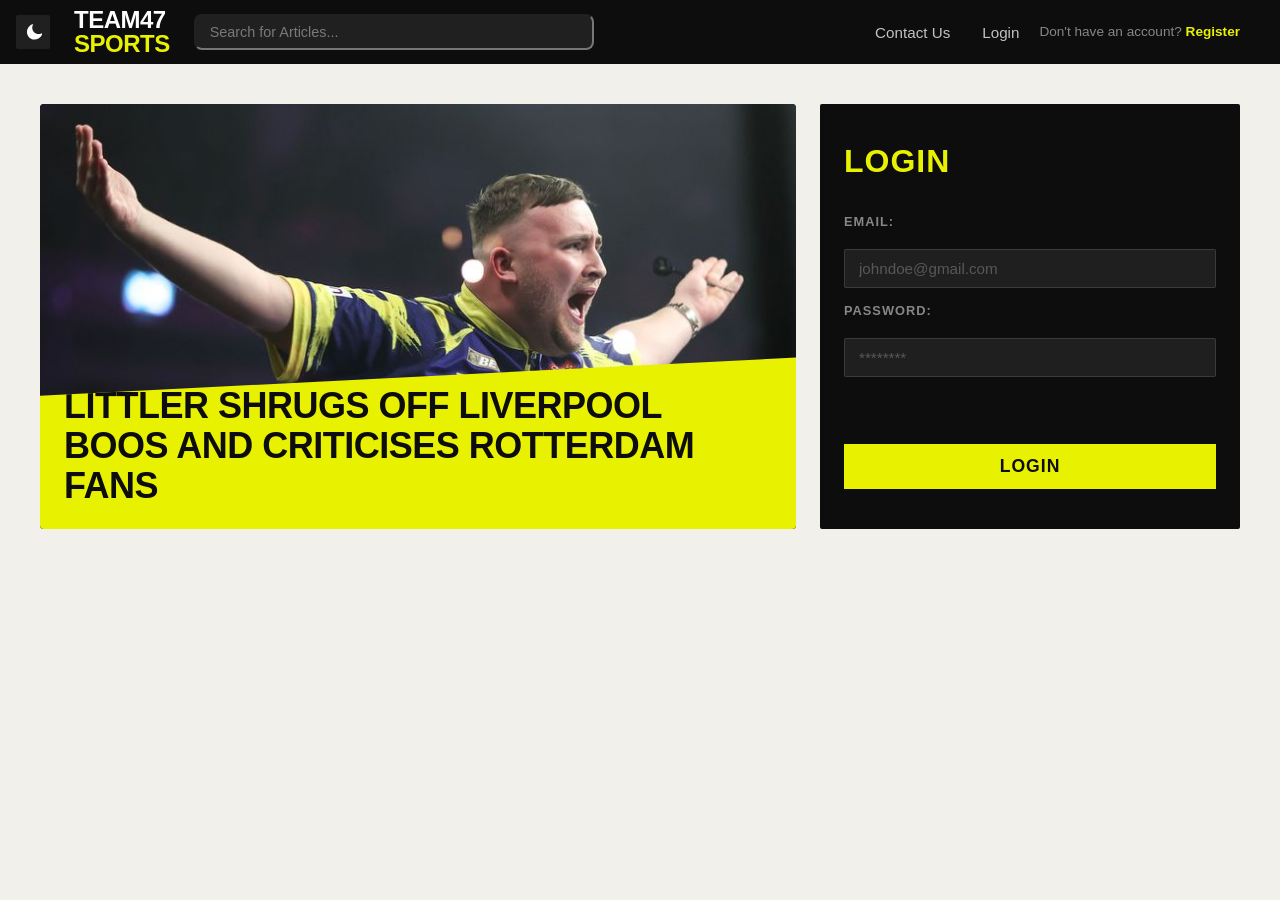
<file: index.html>
<!DOCTYPE html>
<html lang="en">
<head>
  <meta charset="UTF-8">
  <meta name="viewport" content="width=device-width, initial-scale=1.0">
  <meta http-equiv="refresh" content="0; url=Homepage.html">
  <title>TEAM47 Sports</title>
</head>
<body>
  <a href="Homepage.html">Open TEAM47 Sports</a>
</body>
</html>
</file>
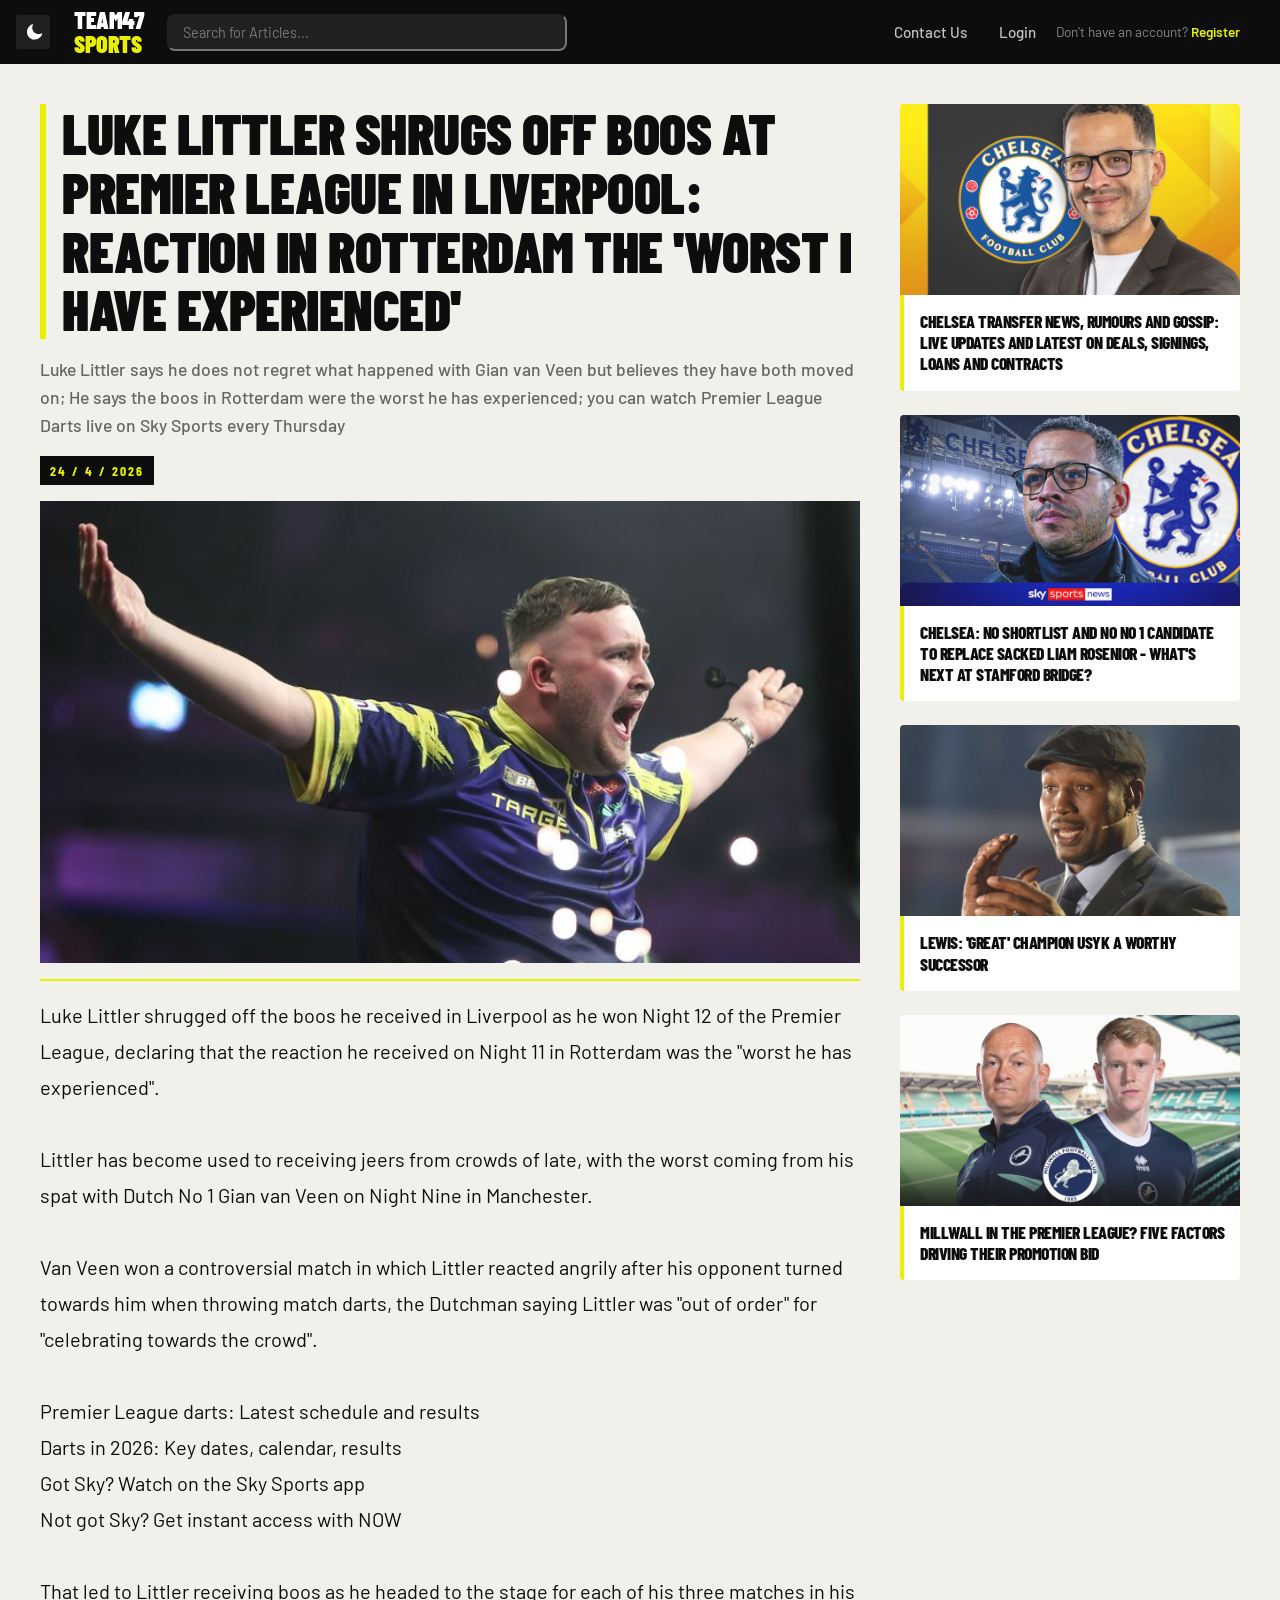
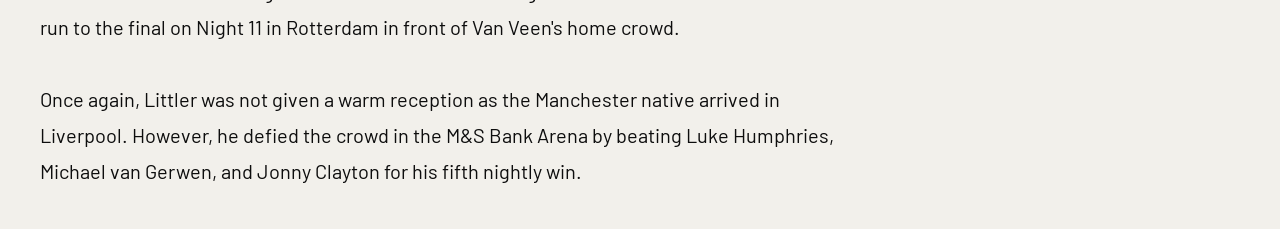
<file: article.html>
<!DOCTYPE html>
<html lang="en">
<head>
  <meta charset="UTF-8">
  <meta name="viewport" content="width=device-width, initial-scale=1.0">
  <link rel="stylesheet" href="CSS/general.css">
  <link rel="stylesheet" href="CSS/article.css">
  <link href="https://fonts.googleapis.com/css2?family=Barlow+Condensed:ital,wght@0,600;0,700;0,800;0,900;1,800&family=Barlow:wght@400;500;600&display=swap" rel="stylesheet">
  <title>Deluxe - Home</title>
</head>


<body>
  <header>
    <nav class="nav">
      <div class="navBar">

        <div class="navBarLeftSec">
          <button class="darkModeToggle" onclick="toggleDarkMode()" aria-label="Toggle dark mode">
            <svg class="moon-icon" viewBox="0 0 24 24" aria-hidden="true">
              <path d="M12.1 2.85c.34-.68-.36-1.39-1.05-1.11C6.83 3.46 4 7.6 4 12.2 4 17.63 8.37 22 13.8 22c4.6 0 8.74-2.83 10.46-7.05.28-.69-.43-1.39-1.11-1.05-1.13.56-2.4.88-3.75.88-4.65 0-8.42-3.77-8.42-8.42 0-1.35.32-2.62.88-3.75z"></path>
            </svg>
            <svg class="sun-icon" viewBox="0 0 24 24" aria-hidden="true">
              <path d="M12 7a5 5 0 1 0 0 10 5 5 0 0 0 0-10zM11 1h2v4h-2V1zM11 19h2v4h-2v-4zM1 11h4v2H1v-2zM19 11h4v2h-4v-2zM4.22 2.81l2.83 2.83-1.41 1.41-2.83-2.83 1.41-1.41zM18.36 16.95l2.83 2.83-1.41 1.41-2.83-2.83 1.41-1.41zM19.78 2.81l1.41 1.41-2.83 2.83-1.41-1.41 2.83-2.83zM5.64 16.95l1.41 1.41-2.83 2.83-1.41-1.41 2.83-2.83z"></path>
            </svg>
          </button>
          <a href="Homepage.html" style="text-decoration: none;">
            <h1 class="navBarLogo">
              TEAM47<br><span>SPORTS</span>
            </h1>
          </a>
          <input class="navBarSearch" type="text" placeholder="Search for Articles...">
        </div>

        <div class="navBarRightSec">
          <div class="navBarButtons">
            <a href="contact-us.html">
                <button class="navBarButton">
                Contact Us
                </button>
            </a>

            <a href="login.html">
                <button class="navBarButton">
                Login
                </button>
            </a>
          </div>
          <p class="navBarRegister">Don't have an account?
            <a href="register.html">Register</a>
          </p>
        </div>

      </div>
    </nav>
  </header>

  <main>
    <article class="article">
        <div class="articleFlex">
            <h1 class="articleTitle"></h1>
            <p class="articleDescription"></p>
            <p class="articleDate"></p>
            <img class="articleImage" src="" alt="">
            <pre class="articleContent"></pre>
        </div>
        <section class="articleRecommendations">
          <div class="featuredFlex"></div>
        </section>
    </article>
  </main>

  <footer>

  </footer>

  <script src="scripts/articles.js"></script>
  <script src="scripts/auth.js"></script>
  <script>
    if (localStorage.getItem('darkMode') === 'true') {
      document.body.classList.add('dark-mode');
    }

    function toggleDarkMode() {
      document.body.classList.toggle('dark-mode');
      localStorage.setItem('darkMode', document.body.classList.contains('dark-mode'));
    }

    initAuthNav();
    initArticleSearch();
    renderArticlePage();
  </script>
</body>
</html>
</file>
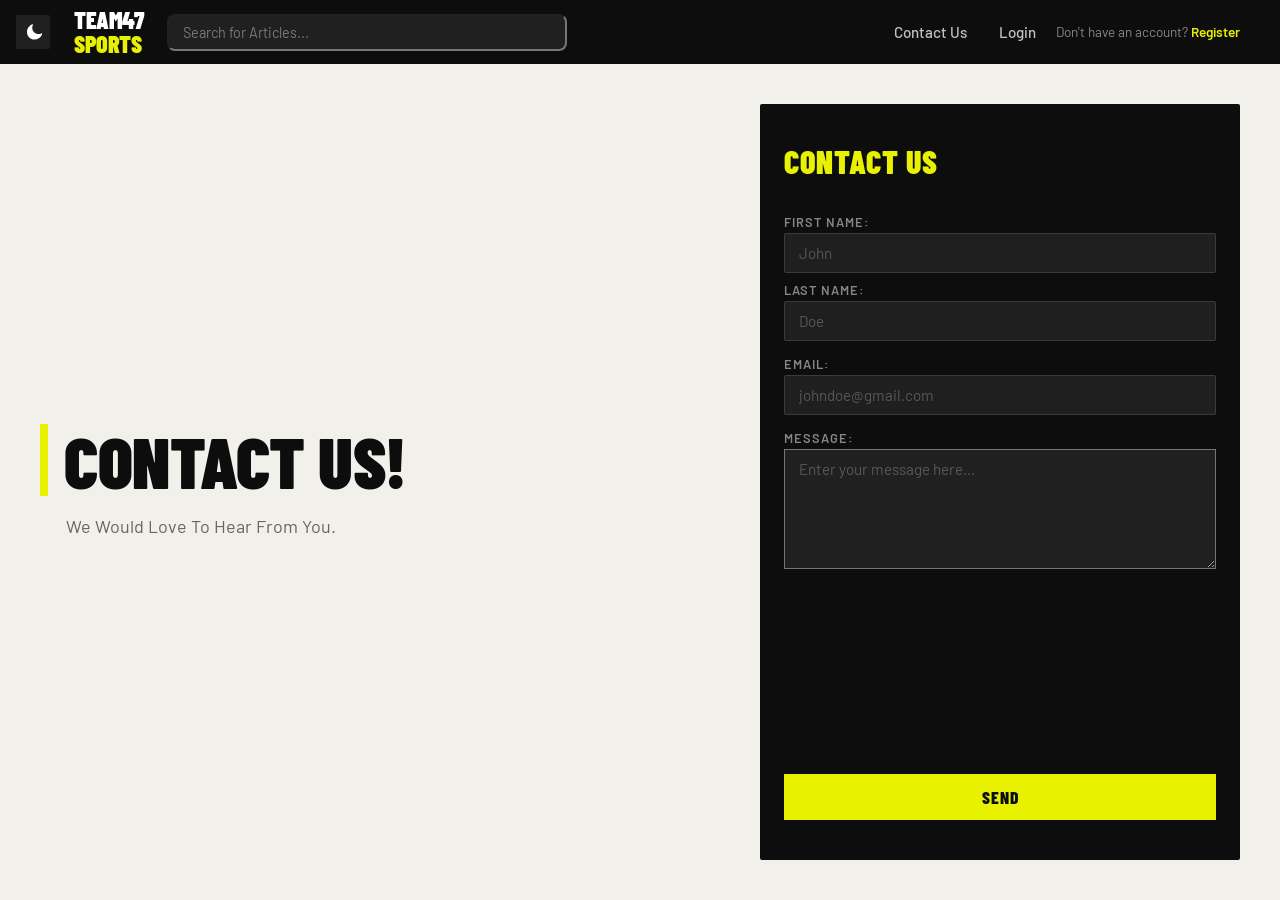
<file: contact-us.html>
<!DOCTYPE html>
<html lang="en">
<head>
  <meta charset="UTF-8">
  <meta name="viewport" content="width=device-width, initial-scale=1.0">
  <link rel="stylesheet" href="CSS/general.css">
  <link rel="stylesheet" href="CSS/contact-us.css">
  <link href="https://fonts.googleapis.com/css2?family=Barlow+Condensed:ital,wght@0,600;0,700;0,800;0,900;1,800&family=Barlow:wght@400;500;600&display=swap" rel="stylesheet">
  <title>Deluxe - Home</title>
</head>
<body>
  <header>
    <nav class="nav">
      <div class="navBar">

        <div class="navBarLeftSec">
          <button class="darkModeToggle" onclick="toggleDarkMode()" aria-label="Toggle dark mode">
            <svg class="moon-icon" viewBox="0 0 24 24" aria-hidden="true">
              <path d="M12.1 2.85c.34-.68-.36-1.39-1.05-1.11C6.83 3.46 4 7.6 4 12.2 4 17.63 8.37 22 13.8 22c4.6 0 8.74-2.83 10.46-7.05.28-.69-.43-1.39-1.11-1.05-1.13.56-2.4.88-3.75.88-4.65 0-8.42-3.77-8.42-8.42 0-1.35.32-2.62.88-3.75z"></path>
            </svg>
            <svg class="sun-icon" viewBox="0 0 24 24" aria-hidden="true">
              <path d="M12 7a5 5 0 1 0 0 10 5 5 0 0 0 0-10zM11 1h2v4h-2V1zM11 19h2v4h-2v-4zM1 11h4v2H1v-2zM19 11h4v2h-4v-2zM4.22 2.81l2.83 2.83-1.41 1.41-2.83-2.83 1.41-1.41zM18.36 16.95l2.83 2.83-1.41 1.41-2.83-2.83 1.41-1.41zM19.78 2.81l1.41 1.41-2.83 2.83-1.41-1.41 2.83-2.83zM5.64 16.95l1.41 1.41-2.83 2.83-1.41-1.41 2.83-2.83z"></path>
            </svg>
          </button>
          <a href="Homepage.html" style="text-decoration: none;">
            <h1 class="navBarLogo">
              TEAM47<br><span>SPORTS</span>
            </h1>
          </a>
          <input class="navBarSearch" type="text" placeholder="Search for Articles...">
        </div>

        <div class="navBarRightSec">
          <div class="navBarButtons">
            <a href="">
                <button class="navBarButton">
                Contact Us
                </button>
            </a>

            <a href="login.html">
                <button class="navBarButton">
                Login
                </button>
            </a>
          </div>
          <p class="navBarRegister">Don't have an account?
            <a href="register.html">Register</a>
          </p>
        </div>

      </div>
    </nav>
  </header>

  <main>
    <section class="contactUsFlex">
        <div>
            <h1 style="font-size: 4.5rem;">
                CONTACT US!
            </h1>
            <p style="margin-left: 10px; font-size: large;">We Would Love To Hear From You.</p>
        </div>




    <div class="form-wrapper">
        <form class="form-container" id="contactForm">
          <h2 style="margin-bottom: 20px;">Contact Us</h2>

          <div class="form-group">

            <div style="display: flex; gap: 10px;">

                <div style="display: flex; flex-direction: column;">
                <h3>First name:</h3>
                <input class="form-input" id="contactFirstName" type="text" placeholder="John">
                </div>

                <div style="display: flex; flex-direction: column;">
                <h3>Last name:</h3>
                <input class="form-input" id="contactLastName" type="text" placeholder="Doe">
                </div>

            </div>
            
            <div>
            <h3>Email:</h3>
            <input class="form-input" id="contactEmail" type="email" placeholder="johndoe@gmail.com">
            </div>
           
            <div>
            <h3>Message:</h3>
            <textarea class="contact-message" id="contactMessage" placeholder="Enter your message here..."></textarea>
            </div>           
            

          </div>

          <p class="form-message"></p>

          <button class="form-submit" type="submit">Send</button>

        </form>
    </div>




    </section>
  </main>

  <footer>

  </footer>

  <script src="scripts/articles.js"></script>
  <script src="scripts/auth.js"></script>
  <script src="scripts/contact.js"></script>
  <script>
    if (localStorage.getItem('darkMode') === 'true') {
      document.body.classList.add('dark-mode');
    }

    function toggleDarkMode() {
      document.body.classList.toggle('dark-mode');
      localStorage.setItem('darkMode', document.body.classList.contains('dark-mode'));
    }

    initAuthNav();
    initArticleSearch();
    initContactForm();
  </script>
</body>
</html>
</file>
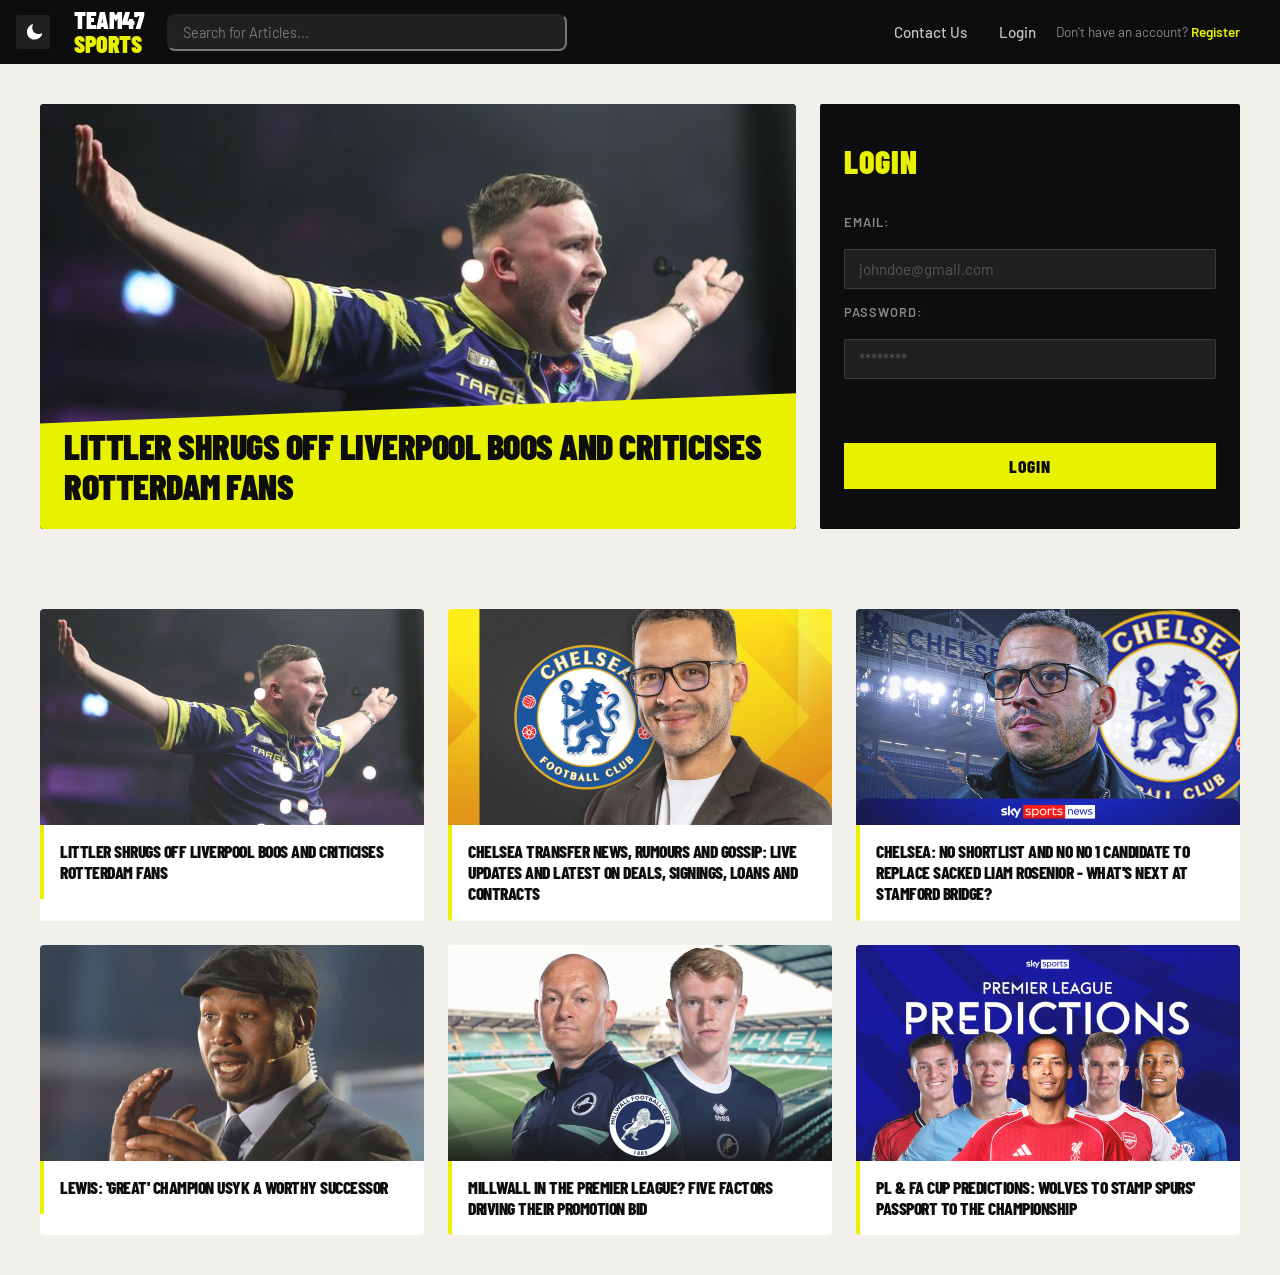
<file: Homepage.html>
<!DOCTYPE html>
<html lang="en">
<head>
  <meta charset="UTF-8">
  <meta name="viewport" content="width=device-width, initial-scale=1.0">
  <link rel="stylesheet" href="CSS/general.css">
  <link rel="stylesheet" href="CSS/Homepage.css">
  <link href="https://fonts.googleapis.com/css2?family=Barlow+Condensed:ital,wght@0,600;0,700;0,800;0,900;1,800&family=Barlow:wght@400;500;600&display=swap" rel="stylesheet">
  <title>Deluxe - Home</title>
</head>
<body>
  <header>
    <nav class="nav">
      <div class="navBar">

        <div class="navBarLeftSec">
          <button class="darkModeToggle" onclick="toggleDarkMode()" aria-label="Toggle dark mode">
            <svg class="moon-icon" viewBox="0 0 24 24" aria-hidden="true">
              <path d="M12.1 2.85c.34-.68-.36-1.39-1.05-1.11C6.83 3.46 4 7.6 4 12.2 4 17.63 8.37 22 13.8 22c4.6 0 8.74-2.83 10.46-7.05.28-.69-.43-1.39-1.11-1.05-1.13.56-2.4.88-3.75.88-4.65 0-8.42-3.77-8.42-8.42 0-1.35.32-2.62.88-3.75z"></path>
            </svg>
            <svg class="sun-icon" viewBox="0 0 24 24" aria-hidden="true">
              <path d="M12 7a5 5 0 1 0 0 10 5 5 0 0 0 0-10zM11 1h2v4h-2V1zM11 19h2v4h-2v-4zM1 11h4v2H1v-2zM19 11h4v2h-4v-2zM4.22 2.81l2.83 2.83-1.41 1.41-2.83-2.83 1.41-1.41zM18.36 16.95l2.83 2.83-1.41 1.41-2.83-2.83 1.41-1.41zM19.78 2.81l1.41 1.41-2.83 2.83-1.41-1.41 2.83-2.83zM5.64 16.95l1.41 1.41-2.83 2.83-1.41-1.41 2.83-2.83z"></path>
            </svg>
          </button>
          <a href="Homepage.html" style="text-decoration: none;">
            <h1 class="navBarLogo">
              TEAM47<br><span>SPORTS</span>
            </h1>
          </a>
          <input class="navBarSearch" type="text" placeholder="Search for Articles...">
        </div>

        <div class="navBarRightSec">
          <div class="navBarButtons">
            <a href="contact-us.html">
                <button class="navBarButton">
                Contact Us
                </button>
            </a>

            <a href="login.html">
                <button class="navBarButton">
                Login
                </button>
            </a>
          </div>
          <p class="navBarRegister">Don't have an account?
            <a href="register.html">Register</a>
          </p>
        </div>

      </div>
    </nav>
  </header>

  <main>
    <section class="hero">
      <a href="article.html?id=littler-rotterdam-boos" class="article-link heroArticleLink">
        <div class="heroArticle">
          <div class="heroArticleImageContainer">
            <img class="heroArticleImage" src="images/skysports-luke-littler-darts_7228864.jpg" alt="Littler shrugs off Liverpool boos and criticises Rotterdam fans">
          </div>
          <div class="heroArticleData">
            <h1 class="heroArticleHeader">
              Littler shrugs off Liverpool boos and criticises Rotterdam fans
            </h1>
          </div>  
        </div>
      </a>
      <div class="form-wrapper">
        <form class="form-container">
          <h2 style="margin-bottom: 20px;">Login</h2>
          <h3>Email:</h3>
          <input class="form-input loginEmail" type="email" placeholder="johndoe@gmail.com">
          <h3>Password:</h3>
          <input class="form-input loginPassword" type="password" placeholder="********">
          <p class="form-message"></p>
          <button class="form-submit" type="submit">Login</button>
        </form>
      </div>
    </section>

    <section class="featured">
      <div class="featuredGrid"></div>
    </section>
  </main>

  <footer>

  </footer>

  <script src="scripts/articles.js"></script>
  <script src="scripts/auth.js"></script>
  <script>
    // Check for saved dark mode preference
    if (localStorage.getItem('darkMode') === 'true') {
      document.body.classList.add('dark-mode');
    }

    function toggleDarkMode() {
      document.body.classList.toggle('dark-mode');
      localStorage.setItem('darkMode', document.body.classList.contains('dark-mode'));
    }

    initAuthNav();
    initLoginForm();
    initArticleSearch();
    renderHeroArticle();
    renderFeaturedArticles();
  </script>
</body>
</html>
</file>
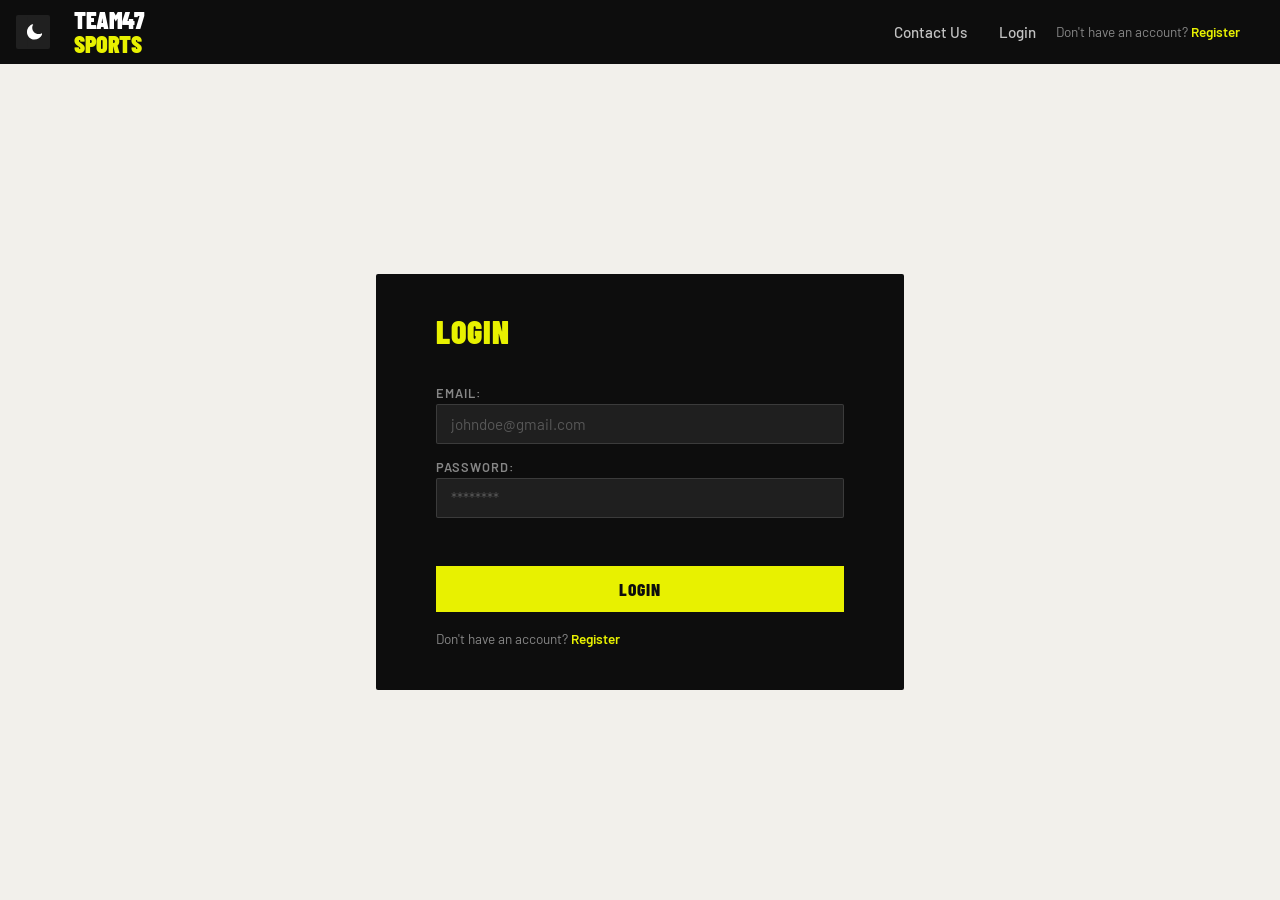
<file: login.html>
<!DOCTYPE html>
<html lang="en">
<head>
  <meta charset="UTF-8">
  <meta name="viewport" content="width=device-width, initial-scale=1.0">
  <link rel="stylesheet" href="CSS/general.css">
  <link rel="stylesheet" href="CSS/login.css">
  <link href="https://fonts.googleapis.com/css2?family=Barlow+Condensed:ital,wght@0,600;0,700;0,800;0,900;1,800&family=Barlow:wght@400;500;600&display=swap" rel="stylesheet">
  <title>Deluxe - Home</title>
</head>
<body>
  <header>
    <nav class="nav">
      <div class="navBar">
        <div class="navBarLeftSec">
          <button class="darkModeToggle" onclick="toggleDarkMode()" aria-label="Toggle dark mode">
            <svg class="moon-icon" viewBox="0 0 24 24" aria-hidden="true">
              <path d="M12.1 2.85c.34-.68-.36-1.39-1.05-1.11C6.83 3.46 4 7.6 4 12.2 4 17.63 8.37 22 13.8 22c4.6 0 8.74-2.83 10.46-7.05.28-.69-.43-1.39-1.11-1.05-1.13.56-2.4.88-3.75.88-4.65 0-8.42-3.77-8.42-8.42 0-1.35.32-2.62.88-3.75z"></path>
            </svg>
            <svg class="sun-icon" viewBox="0 0 24 24" aria-hidden="true">
              <path d="M12 7a5 5 0 1 0 0 10 5 5 0 0 0 0-10zM11 1h2v4h-2V1zM11 19h2v4h-2v-4zM1 11h4v2H1v-2zM19 11h4v2h-4v-2zM4.22 2.81l2.83 2.83-1.41 1.41-2.83-2.83 1.41-1.41zM18.36 16.95l2.83 2.83-1.41 1.41-2.83-2.83 1.41-1.41zM19.78 2.81l1.41 1.41-2.83 2.83-1.41-1.41 2.83-2.83zM5.64 16.95l1.41 1.41-2.83 2.83-1.41-1.41 2.83-2.83z"></path>
            </svg>
          </button>
          <a href="Homepage.html" style="text-decoration: none;">
            <h1 class="navBarLogo">
              TEAM47<br><span>SPORTS</span>
            </h1>
          </a>
        </div>
        <div class="navBarRightSec">
          <div class="navBarButtons">
            <a href="contact-us.html">
                <button class="navBarButton">
                Contact Us
                </button>
            </a>
            <a href="login.html">
                <button class="navBarButton">
                Login
                </button>
            </a>
          </div>
          <p class="navBarRegister">Don't have an account?
            <a href="register.html">Register</a>
          </p>
        </div>
      </div>
    </nav>
  </header>

  <main>
      <div class="form-wrapper">
        <form class="form-container" id="loginForm">
          <h2 style="margin-bottom: 20px;">Login</h2>

          <div class="form-group">

            <div>
            <h3>Email:</h3>
            <input class="form-input loginEmail" id="loginEmail" type="email" placeholder="johndoe@gmail.com">
            </div>
           
            <div>
            <h3>Password:</h3>
            <input class="form-input loginPassword" id="loginPassword" type="password" placeholder="********">
            </div>

          </div>

          <p class="form-message"></p>

          <button class="form-submit" type="submit">Login</button>

          <p class="navBarRegister">Don't have an account?
            <a href="register.html">Register</a>
          </p>
        </form>
      </div>
  </main>

  <footer>

  </footer>

  <script src="scripts/auth.js"></script>
  <script>
    if (localStorage.getItem('darkMode') === 'true') {
      document.body.classList.add('dark-mode');
    }

    function toggleDarkMode() {
      document.body.classList.toggle('dark-mode');
      localStorage.setItem('darkMode', document.body.classList.contains('dark-mode'));
    }

    initAuthNav();
    initLoginForm();
  </script>
</body>
</html>
</file>
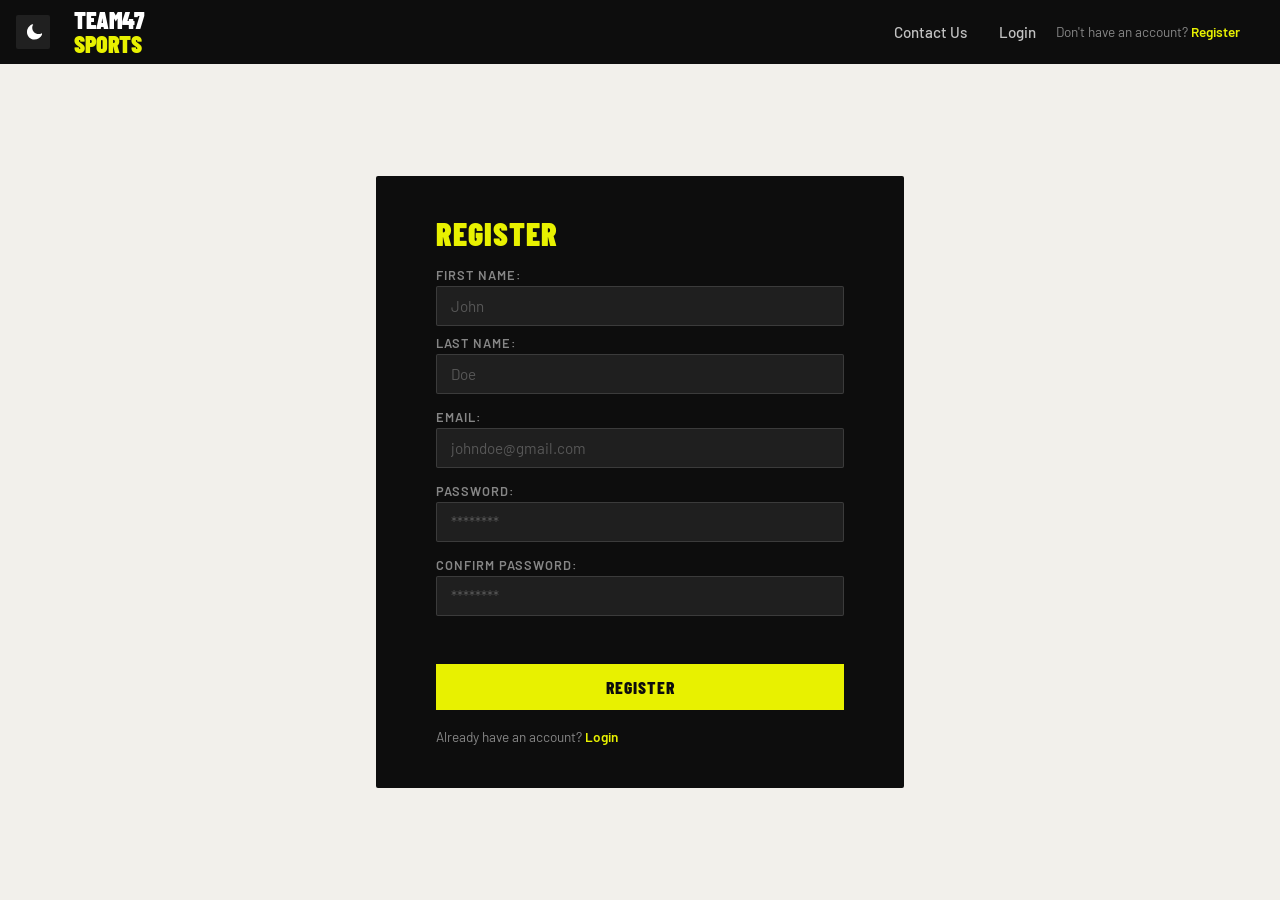
<file: register.html>
<!DOCTYPE html>
<html lang="en">
<head>
  <meta charset="UTF-8">
  <meta name="viewport" content="width=device-width, initial-scale=1.0">
  <link rel="stylesheet" href="CSS/general.css">
  <link rel="stylesheet" href="CSS/register.css">
  <link href="https://fonts.googleapis.com/css2?family=Barlow+Condensed:ital,wght@0,600;0,700;0,800;0,900;1,800&family=Barlow:wght@400;500;600&display=swap" rel="stylesheet">
  <title>Deluxe - Home</title>
</head>
<body>
  <header>
    <nav class="nav">
      <div class="navBar">
        <div class="navBarLeftSec">
          <button class="darkModeToggle" onclick="toggleDarkMode()" aria-label="Toggle dark mode">
            <svg class="moon-icon" viewBox="0 0 24 24" aria-hidden="true">
              <path d="M12.1 2.85c.34-.68-.36-1.39-1.05-1.11C6.83 3.46 4 7.6 4 12.2 4 17.63 8.37 22 13.8 22c4.6 0 8.74-2.83 10.46-7.05.28-.69-.43-1.39-1.11-1.05-1.13.56-2.4.88-3.75.88-4.65 0-8.42-3.77-8.42-8.42 0-1.35.32-2.62.88-3.75z"></path>
            </svg>
            <svg class="sun-icon" viewBox="0 0 24 24" aria-hidden="true">
              <path d="M12 7a5 5 0 1 0 0 10 5 5 0 0 0 0-10zM11 1h2v4h-2V1zM11 19h2v4h-2v-4zM1 11h4v2H1v-2zM19 11h4v2h-4v-2zM4.22 2.81l2.83 2.83-1.41 1.41-2.83-2.83 1.41-1.41zM18.36 16.95l2.83 2.83-1.41 1.41-2.83-2.83 1.41-1.41zM19.78 2.81l1.41 1.41-2.83 2.83-1.41-1.41 2.83-2.83zM5.64 16.95l1.41 1.41-2.83 2.83-1.41-1.41 2.83-2.83z"></path>
            </svg>
          </button>
          <a href="Homepage.html" style="text-decoration: none;">
            <h1 class="navBarLogo">
              TEAM47<br><span>SPORTS</span>
            </h1>
          </a>
        </div>
        <div class="navBarRightSec">
          <div class="navBarButtons">
            <a href="contact-us.html">
                <button class="navBarButton">
                Contact Us
                </button>
            </a>
            <a href="login.html">
                <button class="navBarButton">
                Login
                </button>
            </a>
          </div>
          <p class="navBarRegister">Don't have an account?
            <a href="register.html">Register</a>
          </p>
        </div>
      </div>
    </nav>
  </header>

  <main>
      <div class="form-wrapper">
        <form class="form-container" id="registerForm">
          <h2>Register</h2>

          <div class="form-group">

            <div style="display: flex; gap: 10px;">

                <div style="display: flex; flex-direction: column;">
                <h3>First name:</h3>
                <input class="form-input" id="firstName" type="text" placeholder="John">
                </div>

                <div style="display: flex; flex-direction: column;">
                <h3>Last name:</h3>
                <input class="form-input" id="lastName" type="text" placeholder="Doe">
                </div>

            </div>
            
            <div>
            <h3>Email:</h3>
            <input class="form-input" id="registerEmail" type="email" placeholder="johndoe@gmail.com">
            </div>
           
            <div>
            <h3>Password:</h3>
            <input class="form-input" id="registerPassword" type="password" placeholder="********">
            </div>

            <div>
            <h3>Confirm Password:</h3>
            <input class="form-input" id="confirmPassword" type="password" placeholder="********">
            </div>            
            

          </div>

          <p class="form-message"></p>

          <button class="form-submit" type="submit">Register</button>

          <p class="navBarRegister">Already have an account?
            <a href="login.html">Login</a>
          </p>
        </form>
      </div>
  </main>

  <footer>

  </footer>

  <script src="scripts/auth.js"></script>
  <script>
    if (localStorage.getItem('darkMode') === 'true') {
      document.body.classList.add('dark-mode');
    }

    function toggleDarkMode() {
      document.body.classList.toggle('dark-mode');
      localStorage.setItem('darkMode', document.body.classList.contains('dark-mode'));
    }

    initAuthNav();
    initRegisterForm();
  </script>
</body>
</html>
</file>
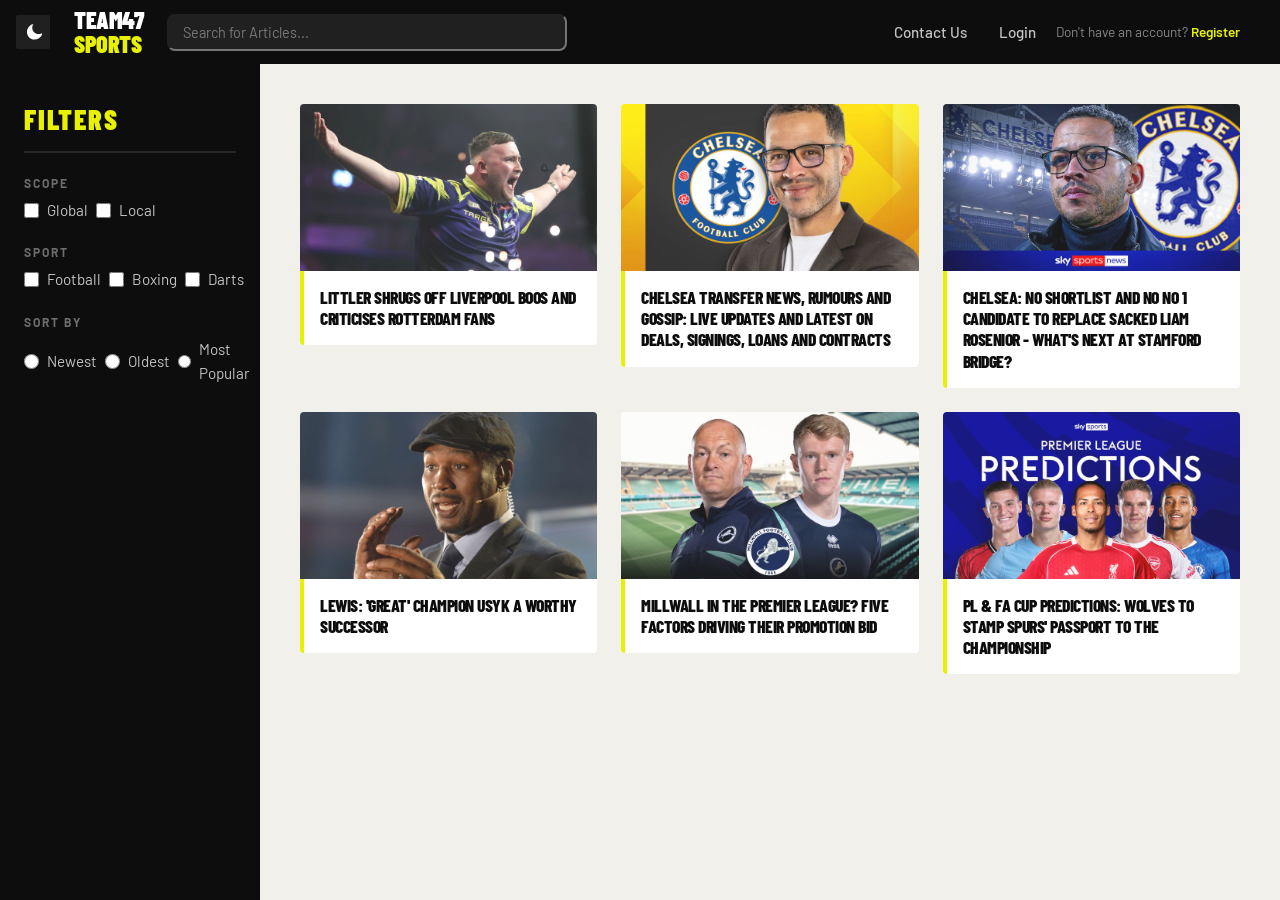
<file: searchresult.html>
<!DOCTYPE html>
<html lang="en">
<head>
  <meta charset="UTF-8">
  <meta name="viewport" content="width=device-width, initial-scale=1.0">
  <link rel="stylesheet" href="CSS/general.css">
  <link rel="stylesheet" href="CSS/searchresults.css">
  <link href="https://fonts.googleapis.com/css2?family=Barlow+Condensed:ital,wght@0,600;0,700;0,800;0,900;1,800&family=Barlow:wght@400;500;600&display=swap" rel="stylesheet">
  <title>Deluxe - Home</title>
</head>
<body>
  <header>
    <nav class="nav">
      <div class="navBar">

        <div class="navBarLeftSec">
          <button class="filterToggle">&#9776;</button>
          <button class="darkModeToggle" onclick="toggleDarkMode()" aria-label="Toggle dark mode">
            <svg class="moon-icon" viewBox="0 0 24 24" aria-hidden="true">
              <path d="M12.1 2.85c.34-.68-.36-1.39-1.05-1.11C6.83 3.46 4 7.6 4 12.2 4 17.63 8.37 22 13.8 22c4.6 0 8.74-2.83 10.46-7.05.28-.69-.43-1.39-1.11-1.05-1.13.56-2.4.88-3.75.88-4.65 0-8.42-3.77-8.42-8.42 0-1.35.32-2.62.88-3.75z"></path>
            </svg>
            <svg class="sun-icon" viewBox="0 0 24 24" aria-hidden="true">
              <path d="M12 7a5 5 0 1 0 0 10 5 5 0 0 0 0-10zM11 1h2v4h-2V1zM11 19h2v4h-2v-4zM1 11h4v2H1v-2zM19 11h4v2h-4v-2zM4.22 2.81l2.83 2.83-1.41 1.41-2.83-2.83 1.41-1.41zM18.36 16.95l2.83 2.83-1.41 1.41-2.83-2.83 1.41-1.41zM19.78 2.81l1.41 1.41-2.83 2.83-1.41-1.41 2.83-2.83zM5.64 16.95l1.41 1.41-2.83 2.83-1.41-1.41 2.83-2.83z"></path>
            </svg>
          </button>
          <a href="Homepage.html" style="text-decoration: none;">
            <h1 class="navBarLogo">
              TEAM47<br><span>SPORTS</span>
            </h1>
          </a>
          <input class="navBarSearch" type="text" placeholder="Search for Articles...">
        </div>

        <div class="navBarRightSec">
          <div class="navBarButtons">
            <a href="contact-us.html">
                <button class="navBarButton">
                Contact Us
                </button>
            </a>

            <a href="login.html">
                <button class="navBarButton">
                Login
                </button>
            </a>
          </div>
          <p class="navBarRegister">Don't have an account?
            <a href="register.html">Register</a>
          </p>
        </div>

      </div>
    </nav>
  </header>

  <main>
    
    <aside class="filters">
        <h1>FILTERS</h1>


            <div class="filterGroup">
                <h3>Scope</h3>
                <div class="filterLabels">
                    <label><input type="checkbox" name="scope" value="global"> Global</label>
                    <label><input type="checkbox" name="scope" value="local"> Local</label>
                </div>
            </div>

            <div class="filterGroup">
                <h3>Sport</h3>
                <div class="filterLabels">
                    <label><input type="checkbox" name="sport" value="football"> Football</label>
                    <label><input type="checkbox" name="sport" value="boxing"> Boxing</label>
                    <label><input type="checkbox" name="sport" value="darts"> Darts</label>
                </div>
            </div>

            <div class="filterGroup">
                <h3>Sort By</h3>
                <div class="filterLabels">
                    <label><input type="radio" name="sort" value="newest"> Newest</label>
                    <label><input type="radio" name="sort" value="oldest"> Oldest</label>
                    <label><input type="radio" name="sort" value="popular"> Most Popular</label>
                </div>
            </div>
                </aside>




    <section class="featured">
      <div class="featuredGrid"></div>
    </section>
  </main>

  <footer>

  </footer>

  <script src="scripts/articles.js"></script>
  <script src="scripts/auth.js"></script>
  <script>
    if (localStorage.getItem('darkMode') === 'true') {
      document.body.classList.add('dark-mode');
    }

    function toggleDarkMode() {
      document.body.classList.toggle('dark-mode');
      localStorage.setItem('darkMode', document.body.classList.contains('dark-mode'));
    }

    initAuthNav();
    initArticleSearch();
    initArticleFilters();
    renderSearchResults();
  </script>
</body>
</html>
</file>
<file: CSS/general.css>
/* --- Base --- */
* {
    box-sizing: border-box;
    margin: 0;
    padding: 0;
}

:root {
    --nav-height: 64px;
    --font-display: 'Barlow Condensed', 'Arial Narrow', sans-serif;
    --font-body: 'Barlow', Arial, sans-serif;

    /* - Colors - */
    --color-bg: #f2f0eb;            /* Design Brief will be attached to repo for anyone curious about design choicees */
    --color-surface: white;

    --color-text: #0d0d0d;
    --color-text-alt: #666660;

    --color-accent: #e8f100;
    --color-accent-dark: #c8de00;
    --color-dark: #0d0d0d;

    --color-border: #d8d6d0;
    --color-error: #d93025;
    --color-success: #1a8a3c;

    /* - Spacing - */
    --sp-xsml: 4px;
    --sp-sml: 8px;
    --sp-med: 16px;
    --sp-lrg: 24px;
    --sp-xlrg: 40px;
    --radius-sml: 2px;
    --radius-med: 4px;

    --shadow-card: 0 2px 12px rgba(0, 0, 0, 0.10);
    --shadow-hover: 0 8px 32px rgba(0, 0, 0, 0.16);

    --ease: 200ms ease;

}

body.dark-mode {
    --color-bg: #111110;
    --color-surface: #1c1c1a;
    --color-text: #f0ede6;
    --color-text-alt: #888880;
    --color-border: #2e2e2a;
    --shadow-card: 0 2px 12px rgba(0, 0, 0, 0.40);
    --shadow-hover: 0 8px 32px rgba(0, 0, 0, 0.55);
}

body {
    background: var(--color-bg);
    color: var(--color-text);
    transition: background var(--ease), color var(--ease);
    font-family: var(--font-body);
    font-size: 1rem;
    line-height: 1.6;
}

main {
    margin-top: var(--nav-height);
    min-height: calc(100vh - var(--nav-height));
}

h1,
h2,
h3,
h4,
h5,
h6 {
    font-family: var(--font-display);
    font-weight: 800;
    line-height: 1.1;
    letter-spacing: -0.5px;
}

p {
    color: var(--color-text-alt)
}

a {
    text-decoration: none;
}

/* --- NAVBAR --- */

.navBar {
    display: flex;
    align-items: center;
    gap: var(--sp-med);
    padding: 0 var(--sp-xlrg) 0 var(--sp-med);
    height: var(--nav-height);
    background: var(--color-dark);
    position: fixed;
    top: 0;
    left: 0;
    right: 0;
    z-index: 1000;
}

.navBarLogo {
    font-family: var(--font-display);
    font-size: 1.5rem;
    font-weight: 900;
    line-height: 1;
    color: #ffffff;
    white-space: nowrap;
    letter-spacing: -0.5px;
}

.navBarLogo span {
    color: var(--color-accent);
}

.navBarLeftSec {
    display: flex;
    align-items: center;
    gap: var(--sp-lrg);
    flex: 1;
}

.navBarSearch {
    flex: 1;
    max-width: 400px;
    padding: 8px 14px;
    background: rgba(255, 255, 255, 0.08);
    border-radius: var(--sp-sml);
    color: white;
    font-family: var(--font-body);

    font-size: 0.9rem;
    transition: border-color var(--ease), background var(--ease);
}

.navBarSearch::placeholder {
    color: rgba(255, 255, 255, 0.4);
}

.navBarSearch:focus {
    outline: none;
    border-color: var(--color-accent);
    background: rgba(255, 255, 255, 0.12);
}

.navBarRightSec {
    display: flex;
    align-items: center;
    gap: var(--sp-sml);
}

.navBarButtons {
    display: flex;
    gap: var(--sp-sml)
}

.navBarButton {
    background: none;
    border: none;
    color: rgba(255, 255, 255, 0.75);
    font-family: var(--font-body);
    font-size: 0.95rem;
    font-weight: 500;
    padding: 6px 12px;
    border-radius: var(--radius-sml);
    cursor: pointer;
    transition: color var(--ease), background var(--ease);
}

.navBarButton:hover {
    color: white;
    background: rgba(255, 255, 255, 0.1);
}

.navBarRegister {
    font-size: 0.85rem;
    color: rgba(255, 255, 255, 0.5);
    white-space: nowrap;
}

.navBarRegister a {
    color: var(--color-accent);
    font-weight: 600;
}

.navBarRegister a:hover {
    text-decoration: underline;
}

.darkModeToggle {
    width: 34px;
    height: 34px;
    display: inline-flex;
    align-items: center;
    justify-content: center;
    flex-shrink: 0;
    border: none;
    border-radius: var(--radius-sml);
    background: rgba(255, 255, 255, 0.08);
    color: white;
    cursor: pointer;
    transition: background var(--ease);
}

.darkModeToggle:hover {
    background: rgba(255, 255, 255, 0.16);
}

.darkModeToggle svg {
    width: 18px;
    height: 18px;
    fill: currentColor;
}

.darkModeToggle .sun-icon {
    display: none;
}

body.dark-mode .darkModeToggle .moon-icon {
    display: none;
}

body.dark-mode .darkModeToggle .sun-icon {
    display: block;
}

/* --- ARTICLE CARDS --- */

.featuredContainer {
    position: relative;
    background: var(--color-surface);
    border-radius: var(--radius-med);
    overflow: hidden;
    transition: transform var(--ease);
    cursor: pointer;
}

.featuredContainer:hover {
    transform: translateY(-4px);
}

.featuredImageContainer {
    width: 100%;
    aspect-ratio: 16 / 9;
    overflow: hidden;
}

.featuredImageContainer img {
    width: 100%;
    height: 100%;
    object-fit: cover;
    opacity: 0.9;
    transition: transform 300ms ease, opacity var(--ease);
}

.featuredContainer:hover .featuredImageContainer img {
    transform: scale(1.04);
    opacity: 1;
}

.featuredData {
    padding: var(--sp-med);
    border-left: 4px solid var(--color-accent);
}

.featuredTitle {
    font-family: var(--font-display);
    font-size: 1.1rem;
    font-weight: 800;
    line-height: 1.2;
    color: var(--color-text);
    text-transform: uppercase;
}

.featuredDescription {
    margin-top: var(--sp-xsml);
    font-size: 0.875rem;
    color: var(--color-text-alt);
}

/* --- FORM BASE --- */

.form-wrapper {
    display: flex;
    flex-direction: column;
    justify-content: center;
}

.form-container {
    background: var(--color-dark);
    padding: var(--sp-xlrg) var(--sp-lrg);
    display: flex;
    flex-direction: column;
    gap: var(--sp-med);
    border-radius: var(--radius-sml);
}

.form-container h2 {
    font-family: var(--font-display);
    font-size: 2rem;
    font-weight: 900;
    text-transform: uppercase;
    color: var(--color-accent);
    letter-spacing: 1px;
}

.form-container h3 {
    font-family: var(--font-body);
    font-size: 0.8rem;
    font-weight: 600;
    text-transform: uppercase;
    letter-spacing: 1px;
    color: rgba(255,255,255, 0.5);
    margin-bottom: var(--sp-xsml);
}

.form-input {
    width: 100%;
    padding: 10px 14px;
    background: rgba(255,255,255,0.08);
    border: 1px solid rgba(255,255,255,0.12);
    border-radius: var(--radius-sml);
    color: #ffffff;
    font-family: var(--font-body);
    font-size: 0.95rem;
    transition: border-color var(--ease), background var(--ease);
}

.form-input::placeholder {
    color: rgba(255,255,255,0.25);
}

.form-input:focus {
    outline: none;
    border-color: var(--color-accent);
    background: rgba(255,255,255,0.12);
}

.form-submit {
    margin-top: auto;
    width: 100%;
    padding: 12px;
    background: var(--color-accent);
    color: var(--color-dark);
    border: none;
    font-family: var(--font-display);
    font-size: 1.1rem;
    font-weight: 800;
    text-transform: uppercase;
    letter-spacing: 1px;
    cursor: pointer;
    transition: background var(--ease), transform var(--ease);
}

.form-submit:hover {
    background: var(--color-accent-dark);
    transform: translateY(-2px);
}

.form-message {
    font-size: 0.85rem;
    color: var(--color-error);
    min-height: 1rem;
}

/* --- RESPONSIVITY --- */

@media (max-width: 768px) {

    :root {
        --nav-height: 87px;
    }
    /* -- NAVBAR -- */
    /* - ROW 1 - */
    .navBar {
        flex-direction: column;
        height: auto;
        padding: var(--sp-sml) var(--sp-med);
        gap: var(--sp-sml);
        align-items: stretch;
    }

    .navBarLeftSec {
        width: 100%;
        gap: var(--sp-sml);
    }

    .navBarLogo {
        font-size: 1.1rem;
    }

    .navBarLogo br{
        display: none;
    }

    .navBarSearch{
        flex: 1;
        max-width: 53%;
    }

    .navBarRightSec {
        width: 100%;
        justify-content: space-between;
    }

    .navBarRegister {
        display: none;
    }


    .navBarButton {
        font-size: 0.85rem;
        padding: 4px 10px;
    }

    /* -- CARDS -- */
    .featuredContainer:hover{
        transform: none;
    }

    .featuredContainer img {
        opacity: 1;
    }
}
</file>
<file: CSS/article.css>
/* --- ARTICLE --- */
.article {
    max-width: 1650px;
    margin: 0 auto;
    padding: var(--sp-xlrg);
    display: grid;
    grid-template-columns: 1fr 340px;
    gap: var(--sp-xlrg);
    align-items: start;
}

.articleFlex {
    display: flex;
    flex-direction: column;
    gap: var(--sp-med);
}

.articleTitle {
    font-family: var(--font-display);
    font-size: clamp(2rem, 5vw, 3.5rem);
    font-weight: 900;
    text-transform: uppercase;
    color: var(--color-text);
    line-height: 1.05;
    border-left: 6px solid var(--color-accent);
    padding-left: var(--sp-med);
}

.articleDescription {
    font-size: 1.1rem;
    color: var(--color-text-alt);
    font-weight: 500;
}

.articleDate {
    font-family: var(--font-display);
    font-size: 0.85rem;
    font-weight: 700;
    letter-spacing: 2px;
    color: var(--color-accent);
    background: var(--color-dark);
    padding: 4px 10px;
    align-self: flex-start
}

.articleImage {
    width: 100%;
    aspect-ratio: 16/9;
    object-fit: cover;
}

.articleContent {
    font-family: var(--font-body);
    font-size: 1.25rem;
    line-height: 1.8;
    color: var(--color-text);
    white-space: pre-wrap;
    border-top: 2px solid var(--color-accent);
    padding-top: var(--sp-med);
}

/* --- RECOMMENDATIONS --- */

.articleRecommendations {
    position: sticky;
    top: calc(var(--nav-height) + var(--sp-med));
}

.featuredFlex {
    display: flex;
    flex-direction: column;
    gap: var(--sp-lrg)
}

.featuredFlex .featuredImageContainer {
    aspect-ratio: 16/9;
}

/* --- RESPONSIBITY --- */

@media (max-width: 768px) {
    .article {
        grid-template-columns: 1fr;
        padding: var(--sp-med);
        gap: var(--sp-med);
    }
    
    .articleRecommendations {
        position: static;
    }

    .featuredFlex {
        display: grid;
        grid-template-columns: repeat(2, 1fr);
        gap: var(--sp-med)
    }

    .articleContent{
        font-size: 1rem;
    }
}
</file>
<file: CSS/contact-us.css>
/* --- CONTACT US PAGE --- */

.contactUsFlex {
    display: grid;
    grid-template-columns: 1fr 480px;
    gap: var(--sp-xlrg);
    max-width: 1650px;
    margin: 0 auto;
    padding: var(--sp-xlrg);
    min-height: calc(100vh - var(--nav-height));
    align-items: center;
}

/* --- LEFT SIDE --- */
.contactUsFlex > div:first-child h1 {
    font-family: var(--font-display);
    font-size: clamp(3rem, 8vw, 7rem);
    font-weight: 900;
    text-transform: uppercase;
    line-height: 1;
    color: var(--color-text);
    border-left: 8px solid var(--color-accent);
    padding-left: var(--sp-med);
}

.contactUsFlex > div:first-child p {
    font-size: 1.1rem;
    color: var(--color-text-alt);
    margin-top: var(--sp-med);
    padding-left: var(--sp-med);
}

/* --- RIGHT SIDE --- */
.contactUsFlex .form-wrapper {
    align-self: stretch;
}
.contactUsFlex .form-container {
    flex: 1;
}

.form-group {
    display: flex;
    flex-direction: column;
    gap: var(--sp-med);
}

.form-group > div {
    display: flex;
    flex-direction: column;
}

.contact-message {
    width: 100%;
    min-height: 120px;
    padding: 10px 14px;
    background: rgba(255,255,255,0.08);
    border: 1px solid var(255,255,255,0.12);
    color: white;
    font-family: var(--font-body);
    font-size: 0.95rem;
    resize: vertical;
    transition: border-color var(--ease);
}

.contact-message:focus {
    outline: none;
    border-color: var(--color-accent);
}

.contact-message::placeholder {
    color: rgba(255,255,255,0.25);
}

/* --- RESPONSIVITY --- */

@media (max-width: 768px){
    .contactUsFlex {
        grid-template-columns: 1fr;
        padding: var(--sp-med);
        gap: var(--sp-med);
        min-height: unset;
        align-items: start;
    }

    .contactUsFlex .form-wrapper {
        align-self: auto;
    }

    .contactUsFlex .form-container {
        flex: none;
    }
}
</file>
<file: CSS/Homepage.css>
/* --- Featured Grid --- */

.featured {
    padding:var(--sp-xlrg);
    max-width: 1650px;
    margin: 0 auto;
}

.featuredGrid {
    display: grid;
    grid-template-columns: repeat(3, 1fr);
    gap: var(--sp-lrg);
    margin: 0 auto;
    align-items: start;
}

.article-link {
     display: block;
     height: 100%;
}

.featuredContainer {
     height: 100%;
}

/* --- Hero --- */
.hero {
    display: grid;
    grid-template-columns: 1fr 420px;
    gap: var(--sp-lrg);
    padding: var(--sp-xlrg);
    max-width: 1650px;
    margin: 0 auto;
}

.heroArticleLink {
    display: block;
}

.heroArticle {
    position: relative;
    border-radius: var(--radius-med);
    overflow: hidden;
    background: var(--color-dark);
}

.heroArticleImageContainer {
    width: 100%;
    aspect-ratio: 16/9;
    overflow: hidden;
}

.heroArticleImage {
    width: 100%;
    height: 100%;
    object-fit: cover;
    transition: transform 400ms ease, opacity var(--ease);
}
.heroArticle:hover .heroArticleImage {
    transform: scale(1.03);
}

.heroArticleData {
    position: absolute;
    bottom: 0;
    left: 0;
    right: 0;
    padding: var(--sp-lrg);
    padding-top: 56px;
    background: var(--color-accent);
    clip-path: polygon(0% 30%, 100% 10%, 100% 100%, 0% 100%);
    padding-top: 48px;
    transition: clip-path 300ms ease;
}

.heroArticle:hover .heroArticleData {
    clip-path: polygon(0% 10%, 100% 10%, 100% 100%, 0% 100%);
}

.heroArticleHeader {
    font-family: var(--font-display);
    font-size: clamp(1.5rem, 3vw, 2.25rem);
    font-weight: 900;
    text-transform: uppercase;
    color: var(--color-dark);
    line-height: 1.1;
    margin-top: auto;
}

/* --- LOGIN --- */

.hero .form-container {
    flex: 1;
}

/* --- RESPONSIVITY --- */

@media (max-width: 768px) {
    .hero {
        grid-template-columns: 1fr;
        padding: var(--sp-med);
        gap: var(--sp-med);
    }

    .hero .form-container {
        flex: none;
    }

    .heroArticleHeader {
        font-size: 1.5rem;
    }

    .featured {
        padding: var(--sp-med);
    }

    .featuredGrid{
        grid-template-columns: 1fr;
        gap: var(--sp-med);
    }
}
</file>
<file: CSS/login.css>
/* --- LOGIN PAGE --- */

main {
    display: flex;
    align-items: center;
    justify-content: center;
}

.form-wrapper {
    width: 100%;
    max-width: 560px;
    padding: var(--sp-xlrg) var(--sp-med);
}

.form-wrapper .form-container {
    padding: var(--sp-xlrg) 60px;
}

.form-group {
    display: flex;
    flex-direction: column;
    gap: var(--sp-med)
}

.form-group > div {
    display: flex;
    flex-direction: column;
}

/* --- RESPOBSIVITY --- */

@media (max-width: 768px){
    .form-wrapper{
        padding: var(--sp-med);
    }

    .form-wrapper .form-container{
        padding: var(--sp-xlrg) var(--sp-lrg);
    }

    .form-container .navBarRegister {
        display: block;
        text-align: center;
    }
}
</file>
<file: CSS/register.css>
/* --- REGISTEER PAGE --- */

main {
    display: flex;
    align-items: center;
    justify-content: center;
}

.form-wrapper {
    width: 100%;
    max-width: 560px;
    padding: var(--sp-xlrg) var(--sp-med);
}

.form-wrapper .form-container {
    padding: var(--sp-xlrg) 60px;
}

.form-group {
    display: flex;
    flex-direction: column;
    gap: var(--sp-med)
}

.form-group > div {
    display: flex;
    flex-direction: column;
}

/* --- RESPOBSIVITY --- */

@media (max-width: 768px){
    .form-wrapper{
        padding: var(--sp-med);
    }

    .form-wrapper .form-container{
        padding: var(--sp-xlrg) var(--sp-lrg);
    }

    .form-container .navBarRegister {
        display: block;
        text-align: center;
    }
}
</file>
<file: CSS/searchresults.css>
/* --- SEARCH RESULTS --- */

main {
    display: grid;
    grid-template-columns: 260px 1fr;
    align-items: start;
    min-height: calc(100vh - var(--nav-height));
}

/* --- SIDEBAR --- */

.filters {
    position: sticky;
    top: var(--nav-height);
    height: calc(100vh - var(--nav-height));
    background: var(--color-dark);
    padding: var(--sp-xlrg) var(--sp-lrg);
    display: flex;
    flex-direction: column;
    gap: var(--sp-lrg);
    overflow-y: auto;
}

.filters h1 {
    font-family: var(--font-display);
    font-size: 1.75rem;
    font-weight: 900;
    text-transform: uppercase;
    color: var(--color-accent);
    letter-spacing: 2px;
    border-bottom: 2px solid rgba(255,255,255,0.1);
    padding-bottom: var(--sp-med);
}

.filterGroup {
    display: flex;
    flex-direction: column;
    gap: var(--sp-sml);
}

.filterGroup h3 {
    font-family: var(--font-body);
    font-size: 0.75rem;
    font-weight: 700;
    text-transform: uppercase;
    letter-spacing: 2px;
    color: rgba(255,255,255,0.4);
}
.filterLabels {
    display: flex;
    align-items: column;
    gap: var(--sp-sml);
}

.filterLabels label {
    display: flex;
    align-items: center;
    gap: var(--sp-sml);
        color: rgba(255,255,255,0.75);
    font-size: 0.95rem;
    cursor: pointer;
    transition: color var(--ease);
}

.filterLabels label:hover {
    color: white;
}

.filterLabels input[type="checkbox"], .filterLabels input[type="radio"]{
    accent-color: var(--color-accent);
    width: 15px;
    height: 15px;
    cursor: pointer;
}

/* --- FILTER TOGGLES --- */

.filterToggle {
    width: 34px;
    height: 34px;
    display: inline-flex;
    align-items: center;
    justify-content: center;
    border: none;
    background: rgba(255,255,255,0.08);
    color: white;
    font-size: 1rem;
    cursor: pointer;
    transition: background var(--ease);
    display: none;
}

.filterToggle:hover {
    background: rgba(255,255,255,0.16);
}

/* --- RESULTS GRID --- */

.featured {
    padding: var(--sp-xlrg);
    max-width: 1650px;
}

.featuredGrid {
    display: grid;
    grid-template-columns: repeat(3, 1fr);
    gap: var(--sp-lrg);
}

.searchMessage {
    font-family: var(--font-display);
    font-size: 1.5rem;
    font-weight: 700;
    text-transform: uppercase;
    color: var(--color-text-alt);
}

/* --- RESPONSIVITY --- */

@media (max-width: 768px) {
    main {
        grid-template-columns: 1fr;
        gap: 0;
    }

    .filters {
        position: fixed;
        top: var(--nav-height);
        left: -260px;
        height: calc(100vh - var(--nav-height));
        width: 260px;
        transition: left 300ms ease;
        z-index: 999;
    }

    .filters.open {
        left: 0;
    }

    .filterToggle {
        display: inline-flex;
    }

    .featured {
        padding: var(--sp-med);
    }

    .featuredGrid{
        grid-template-columns: 1fr;
        gap: var(--sp-med);
    }
}
</file>
